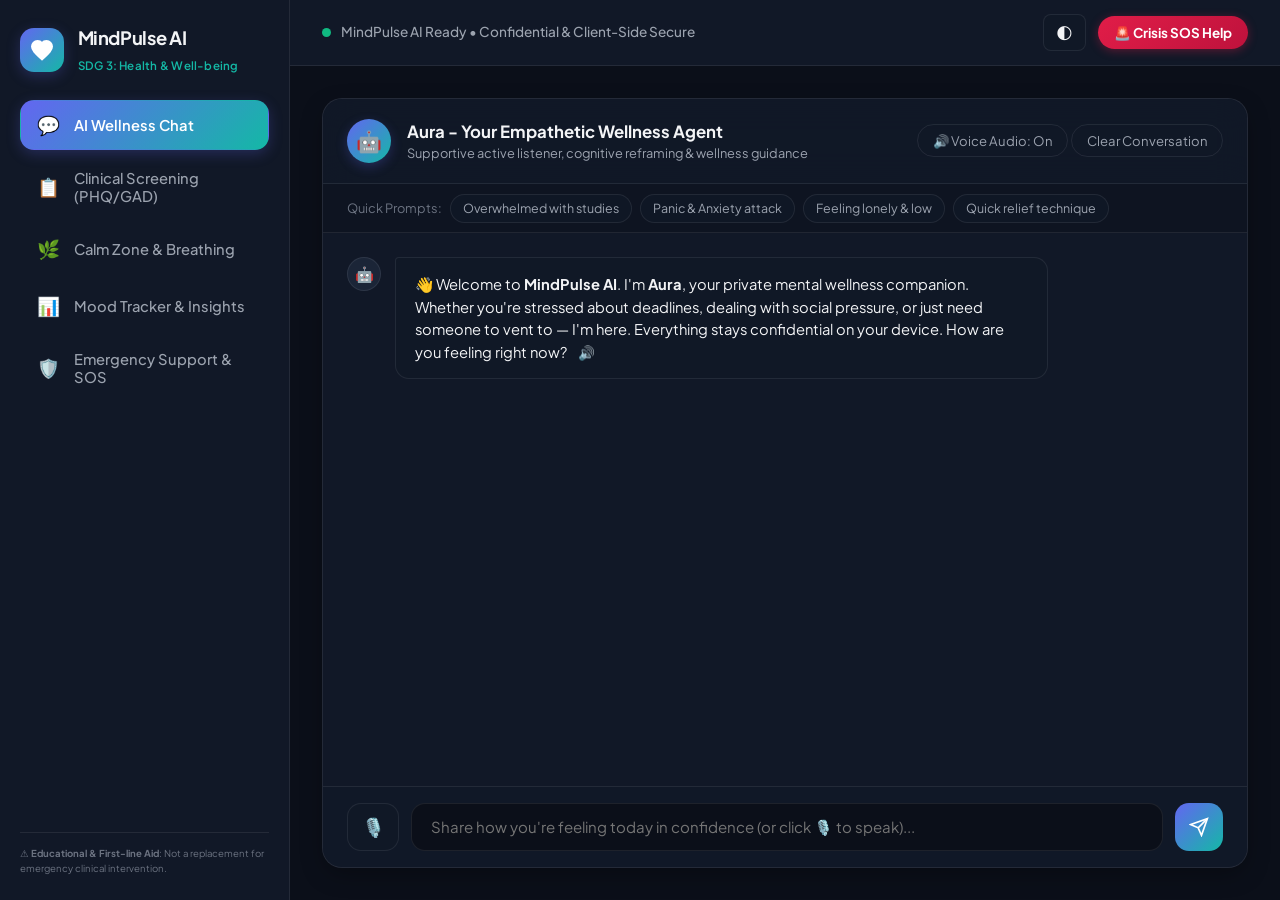
<file: index.html>
<!DOCTYPE html>
<html lang="en">
<head>
  <meta charset="UTF-8" />
  <meta name="viewport" content="width=device-width, initial-scale=1.0" />
  <title>MindPulse AI - Mental Wellness & Screening Companion</title>
  <meta name="description" content="AI-powered mental health screening and supportive wellness companion aligning with UN SDG 3: Good Health and Well-being." />
  <link rel="preconnect" href="https://fonts.googleapis.com">
  <link rel="preconnect" href="https://fonts.gstatic.com" crossorigin>
  <link href="https://fonts.googleapis.com/css2?family=Plus+Jakarta+Sans:wght@300;400;500;600;700;800&display=swap" rel="stylesheet">
  <link rel="stylesheet" href="styles.css" />
</head>
<body>
  <div class="app-layout">
    <!-- Sidebar Navigation -->
    <aside class="sidebar">
      <div class="brand">
        <div class="brand-icon">
          <svg viewBox="0 0 24 24" fill="none" stroke="currentColor" stroke-width="2">
            <path d="M12 21.35l-1.45-1.32C5.4 15.36 2 12.28 2 8.5 2 5.42 4.42 3 7.5 3c1.74 0 3.41.81 4.5 2.09C13.09 3.81 14.76 3 16.5 3 19.58 3 22 5.42 22 8.5c0 3.78-3.4 6.86-8.55 11.54L12 21.35z" fill="currentColor"/>
          </svg>
        </div>
        <div>
          <h2>MindPulse AI</h2>
          <span class="tag">SDG 3: Health & Well-being</span>
        </div>
      </div>

      <nav class="nav-menu">
        <button class="nav-item active" data-tab="chat-tab" id="nav-chat">
          <span class="nav-icon">💬</span>
          <span>AI Wellness Chat</span>
        </button>
        <button class="nav-item" data-tab="screen-tab" id="nav-screen">
          <span class="nav-icon">📋</span>
          <span>Clinical Screening (PHQ/GAD)</span>
        </button>
        <button class="nav-item" data-tab="calm-tab" id="nav-calm">
          <span class="nav-icon">🌿</span>
          <span>Calm Zone & Breathing</span>
        </button>
        <button class="nav-item" data-tab="tracker-tab" id="nav-tracker">
          <span class="nav-icon">📊</span>
          <span>Mood Tracker & Insights</span>
        </button>
        <button class="nav-item" data-tab="sos-tab" id="nav-sos">
          <span class="nav-icon">🛡️</span>
          <span>Emergency Support & SOS</span>
        </button>
      </nav>


      <div class="disclaimer-badge">
        <small>⚠️ <strong>Educational & First-line Aid</strong>: Not a replacement for emergency clinical intervention.</small>
      </div>
    </aside>

    <!-- Main Content Area -->
    <main class="main-content">
      <!-- Top header bar -->
      <header class="topbar">
        <div class="topbar-status">
          <span class="status-pulse"></span>
          <span id="systemStatus">MindPulse AI Ready • Confidential & Client-Side Secure</span>
        </div>
        <div class="topbar-actions">
          <button id="themeToggle" class="icon-btn" title="Toggle Theme">🌓</button>
          <button id="quickSosBtn" class="sos-pill-btn">🚨 Crisis SOS Help</button>
        </div>
      </header>

      <!-- TAB 1: AI Chatbot -->
      <section id="chat-tab" class="tab-content active">
        <div class="chat-container">
          <div class="chat-header">
            <div class="chat-bot-info">
              <div class="avatar">🤖</div>
              <div>
                <h3>Aura - Your Empathetic Wellness Agent</h3>
                <p>Supportive active listener, cognitive reframing & wellness guidance</p>
              </div>
            </div>
            <div class="chat-actions">
              <button class="pill-btn-outline" id="ttsToggleBtn" title="Toggle voice read-aloud">🔊 Voice Audio: On</button>
              <button class="pill-btn-outline" id="clearChatBtn">Clear Conversation</button>
            </div>
          </div>

          <div class="chat-quick-prompts">
            <span>Quick Prompts:</span>
            <button class="chip" data-prompt="I've been feeling overwhelmed with exams and expectations lately.">Overwhelmed with studies</button>
            <button class="chip" data-prompt="I'm having a sudden wave of panic and my heart is racing.">Panic & Anxiety attack</button>
            <button class="chip" data-prompt="I feel lonely and unmotivated to do anything today.">Feeling lonely & low</button>
            <button class="chip" data-prompt="Can you guide me through a quick stress relief technique?">Quick relief technique</button>
          </div>

          <div class="chat-messages" id="chatMessages">
            <!-- Messages inserted dynamically -->
          </div>

          <div class="chat-input-area">
            <form id="chatForm">
              <button type="button" id="voiceInputBtn" class="icon-btn voice-btn" title="Click to speak (Speech Recognition)">🎙️</button>
              <input 
                type="text" 
                id="userInput" 
                placeholder="Share how you're feeling today in confidence (or click 🎙️ to speak)..." 
                autocomplete="off"
                required 
              />
              <button type="submit" id="sendBtn" class="send-btn" aria-label="Send Message">
                <svg viewBox="0 0 24 24" width="20" height="20" fill="none" stroke="currentColor" stroke-width="2">
                  <line x1="22" y1="2" x2="11" y2="13"></line>
                  <polygon points="22 2 15 22 11 13 2 9 22 2"></polygon>
                </svg>
              </button>
            </form>
          </div>
        </div>
      </section>

      <!-- TAB 2: Clinical Screening (PHQ-9 & GAD-7) -->
      <section id="screen-tab" class="tab-content">
        <div class="screener-wrapper">
          <div class="panel-header">
            <div>
              <h2>Standardized Clinical Wellness Screening</h2>
              <p>Self-assessment instruments validated globally for early detection of Anxiety & Depression.</p>
            </div>
            <div class="assessment-switcher">
              <button class="sub-tab-btn active" id="btnPhq9" data-screener="phq9">PHQ-9 (Depression Screener)</button>
              <button class="sub-tab-btn" id="btnGad7" data-screener="gad7">GAD-7 (Anxiety Screener)</button>
            </div>
          </div>

          <div class="assessment-card" id="assessmentCard">
            <div class="screener-meta">
              <h3 id="screenerTitle">PHQ-9 (Patient Health Questionnaire-9)</h3>
              <p id="screenerDesc">Over the <strong>last 2 weeks</strong>, how often have you been bothered by any of the following problems?</p>
            </div>

            <form id="screenerForm">
              <div id="questionsContainer" class="questions-list">
                <!-- Dynamically populated questions -->
              </div>
              <div class="screener-footer">
                <button type="submit" class="primary-btn" id="submitAssessmentBtn">Calculate Assessment & Get Insights</button>
              </div>
            </form>
          </div>

          <!-- Result Modal / Card -->
          <div id="assessmentResultCard" class="result-card hidden">
            <div class="result-header">
              <div class="result-score-badge" id="resultScore">0 / 27</div>
              <div>
                <h3 id="resultSeverity">Minimal</h3>
                <p id="resultRecommendation">Insights and supportive recommendations based on evidence-based protocols.</p>
              </div>
            </div>
            <div class="result-body" id="resultDetails"></div>
            <div class="result-actions">
              <button class="primary-btn" id="retakeAssessmentBtn">Retake Assessment</button>
              <button class="pill-btn-outline" id="printReportBtn">Download / Print Results</button>
            </div>
          </div>
        </div>
      </section>

      <!-- TAB 3: Calm Zone & Breathing Visualizer -->
      <section id="calm-tab" class="tab-content">
        <div class="calm-wrapper">
          <div class="panel-header">
            <div>
              <h2>Neuro-Somatic Calm Zone</h2>
              <p>Scientifically validated paced respiration & sensory grounding tools to downregulate sympathetic fight-or-flight arousal.</p>
            </div>
          </div>

          <div class="calm-grid">
            <!-- Breathing Visualizer Card -->
            <div class="tool-card breathing-card">
              <div class="card-head">
                <h3>4-7-8 Parasympathetic Breathing</h3>
                <span class="badge">Vagus Nerve Calming</span>
              </div>
              <p class="tool-desc">Inhale for 4s, hold for 7s, and exhale slowly for 8s to rapidly reduce heart rate and stress hormones.</p>

              <div class="breathing-circle-container">
                <div class="breathing-circle" id="breathCircle">
                  <div class="breath-text" id="breathStateText">Ready</div>
                  <div class="breath-sub" id="breathCountText">Click Start</div>
                </div>
              </div>

              <div class="breathing-controls">
                <button class="primary-btn" id="breathToggleBtn">Start Breathing Cycle</button>
                <button class="pill-btn-outline" id="switchBreathingPattern">Pattern: 4-7-8 Relax</button>
              </div>
            </div>

            <!-- Grounding 5-4-3-2-1 Card -->
            <div class="tool-card grounding-card">
              <div class="card-head">
                <h3>5-4-3-2-1 Sensory Grounding</h3>
                <span class="badge">Panic Buster</span>
              </div>
              <p class="tool-desc">Anchor your mind to the present moment during sensory panic or intense racing thoughts.</p>

              <div class="grounding-steps" id="groundingSteps">
                <div class="ground-step active" data-step="1">
                  <span class="step-num">5</span>
                  <div>
                    <strong>Look Around:</strong> Name 5 things you can see right now.
                    <input type="text" class="ground-input" placeholder="e.g., notebook, lamp, coffee mug..." />
                  </div>
                </div>
                <div class="ground-step" data-step="2">
                  <span class="step-num">4</span>
                  <div>
                    <strong>Feel & Touch:</strong> Name 4 things you can physically feel.
                    <input type="text" class="ground-input" placeholder="e.g., feet on floor, desk texture..." />
                  </div>
                </div>
                <div class="ground-step" data-step="3">
                  <span class="step-num">3</span>
                  <div>
                    <strong>Listen:</strong> Name 3 distinct sounds you can hear.
                    <input type="text" class="ground-input" placeholder="e.g., fan hum, distant cars, bird..." />
                  </div>
                </div>
                <div class="ground-step" data-step="4">
                  <span class="step-num">2</span>
                  <div>
                    <strong>Smell:</strong> Name 2 things you can smell around you.
                    <input type="text" class="ground-input" placeholder="e.g., clean air, rain, tea..." />
                  </div>
                </div>
                <div class="ground-step" data-step="5">
                  <span class="step-num">1</span>
                  <div>
                    <strong>Affirmation:</strong> Name 1 thing you are grateful for or appreciate about yourself.
                    <input type="text" class="ground-input" placeholder="e.g., I am resilient and taking care of myself." />
                  </div>
                </div>
              </div>

              <div class="grounding-controls">
                <button class="primary-btn" id="completeGroundingBtn">Complete Grounding & Reset</button>
              </div>
            </div>

            <!-- Ambient Soundscapes Therapy Card -->
            <div class="tool-card soundscape-card" style="grid-column: span 2;">
              <div class="card-head">
                <h3>🌧️ Therapeutic Ambient Soundscapes</h3>
                <span class="badge">Somatic Audio Calming</span>
              </div>
              <p class="tool-desc">Synthesized in real-time using acoustic frequencies to lower sympathetic nervous activity and mask background anxiety triggers.</p>

              <div class="soundscape-controls">
                <div class="sound-presets">
                  <button type="button" class="sound-chip" data-sound="rain">🌧️ Gentle Rain</button>
                  <button type="button" class="sound-chip" data-sound="ocean">🌊 Ocean Waves</button>
                  <button type="button" class="sound-chip" data-sound="alpha">🎶 432Hz Alpha Frequency</button>
                </div>
                <div class="sound-vol-row">
                  <label>Volume: <span id="soundVolLabel">50%</span></label>
                  <input type="range" id="soundVolSlider" min="0" max="100" value="50" class="slider" />
                  <button type="button" class="pill-btn-outline" id="stopSoundBtn">⏹️ Mute Sound</button>
                </div>
              </div>
            </div>
          </div>
        </div>
      </section>

      <!-- TAB 4: Mood Tracker & Trends -->
      <section id="tracker-tab" class="tab-content">
        <div class="tracker-wrapper">
          <div class="panel-header">
            <div>
              <h2>Daily Emotional Check-in & Micro-Journal</h2>
              <p>Build self-awareness, track longitudinal mood patterns, and reflect safely.</p>
            </div>
          </div>

          <div class="tracker-layout">
            <div class="card checkin-form-card">
              <h3>Today's Check-in</h3>
              <form id="moodForm">
                <label class="form-label">How are you feeling right now?</label>
                <div class="mood-selector" id="moodSelector">
                  <button type="button" class="mood-opt" data-score="5" data-mood="Thriving">😄<span>Thriving</span></button>
                  <button type="button" class="mood-opt active" data-score="4" data-mood="Good">🙂<span>Good</span></button>
                  <button type="button" class="mood-opt" data-score="3" data-mood="Neutral">😐<span>Neutral</span></button>
                  <button type="button" class="mood-opt" data-score="2" data-mood="Stressed">😟<span>Stressed</span></button>
                  <button type="button" class="mood-opt" data-score="1" data-mood="Exhausted">😫<span>Exhausted</span></button>
                </div>

                <label class="form-label">Energy Level (1-10): <span id="energyVal">7</span>/10</label>
                <input type="range" id="energyRange" min="1" max="10" value="7" class="slider" />

                <label class="form-label">Key Triggers & Factors (Select all that apply):</label>
                <div class="trigger-chips" id="triggerChips">
                  <span class="trigger-tag" data-tag="Exam Pressure">📚 Exam Pressure</span>
                  <span class="trigger-tag" data-tag="Imposter Syndrome">🧠 Imposter Syndrome</span>
                  <span class="trigger-tag" data-tag="Sleep Deficit">😴 Sleep Deficit</span>
                  <span class="trigger-tag" data-tag="Social Fatigue">👥 Social Fatigue</span>
                  <span class="trigger-tag" data-tag="Career Anxiety">💼 Career Anxiety</span>
                  <span class="trigger-tag" data-tag="Grateful">✨ Grateful</span>
                  <span class="trigger-tag" data-tag="Physical Health">🏃 Physical Health</span>
                </div>

                <label class="form-label">What's occupying your thoughts today?</label>
                <textarea id="journalNote" rows="3" placeholder="Write a short reflection or trigger note (stored 100% locally on your device)..."></textarea>

                <button type="submit" class="primary-btn full-width">Log Today's Check-in</button>
              </form>
            </div>

            <div class="card history-card">
              <div class="history-head">
                <div>
                  <h3>Recent Check-ins & Stats</h3>
                  <span id="streakBadge" class="badge">🔥 1 Day Streak</span>
                </div>
                <button type="button" class="pill-btn-outline" id="clearAllMoodsBtn" style="font-size:0.75rem; padding:0.3rem 0.65rem;" title="Clear all recorded check-ins">🗑️ Clear All</button>
              </div>

              <div class="heatmap-container">
                <span class="section-sublabel">14-Day Wellness Resilience Heatmap:</span>
                <div class="heatmap-grid" id="heatmapGrid">
                  <!-- Generated dynamically -->
                </div>
              </div>

              <div id="moodChartMini" class="mood-trend-bars">
                <!-- Visual bars generated -->
              </div>
              <div class="history-list" id="moodHistoryList">
                <p class="empty-state">No check-ins yet. Log your first check-in above!</p>
              </div>
            </div>
          </div>
        </div>
      </section>

      <!-- TAB 5: SOS & Emergency Resources -->
      <section id="sos-tab" class="tab-content">
        <div class="sos-wrapper">
          <div class="sos-alert-banner">
            <div class="sos-banner-icon">🚨</div>
            <div>
              <h3>You are Not Alone. Support is Available 24/7.</h3>
              <p>If you or someone you know is in crisis, having thoughts of self-harm, or feeling desperate, please reach out to dedicated professionals immediately. These helplines are free, confidential, and compassionate.</p>
            </div>
          </div>

          <div class="helplines-grid">
            <div class="helpline-card">
              <span class="region-badge">India (National)</span>
              <h4>KIRAN Mental Health Helpline</h4>
              <p class="hl-desc">24/7 toll-free helpline by the Ministry of Social Justice and Empowerment.</p>
              <div class="phone-num">📞 1800-599-0019</div>
              <a href="tel:18005990019" class="call-btn">Call Immediately</a>
            </div>

            <div class="helpline-card">
              <span class="region-badge">India (Tele-MANAS)</span>
              <h4>Tele-MANAS National Helpline</h4>
              <p class="hl-desc">Comprehensive 24/7 mental health service by Government of India.</p>
              <div class="phone-num">📞 14416 / 1800-891-4416</div>
              <a href="tel:14416" class="call-btn">Call Immediately</a>
            </div>

            <div class="helpline-card">
              <span class="region-badge">Youth & Suicide Prevention</span>
              <h4>Vandrevala Foundation</h4>
              <p class="hl-desc">Free 24/7 professional psychological counseling & crisis intervention.</p>
              <div class="phone-num">📞 +91 9999 666 555</div>
              <a href="tel:+919999666555" class="call-btn">Call Now</a>
            </div>

            <div class="helpline-card">
              <span class="region-badge">Global / International</span>
              <h4>Befrienders Worldwide & IASP</h4>
              <p class="hl-desc">Confidential support in over 40 countries for anyone feeling suicidal or in distress.</p>
              <div class="phone-num">🌐 befrienders.org</div>
              <a href="https://www.befrienders.org" target="_blank" rel="noopener" class="call-btn">Visit Directory</a>
            </div>
          </div>

          <div class="card crisis-guide-card">
            <h3>Immediate Crisis Grounding Protocol</h3>
            <ol class="crisis-steps">
              <li><strong>Physical Safety:</strong> Move away from any dangerous objects and sit in a comfortable, supported chair with both feet flat on the floor.</li>
              <li><strong>Contact Someone:</strong> Call one of the toll-free numbers above or text a trusted friend/family member: <em>"I'm feeling unsafe and need you to stay with me."</em></li>
              <li><strong>Focus on Breath:</strong> Breathe in for 4 seconds, hold gently for 4 seconds, and exhale slowly for 6 seconds.</li>
            </ol>
          </div>
        </div>
      </section>
    </main>
  </div>


  <!-- Formal Clinical Assessment Summary Modal -->
  <div id="clinicalReportModal" class="modal-overlay hidden">
    <div class="modal-card">
      <div class="modal-header">
        <div>
          <h3>MIND-HEALTH CLINICAL ASSESSMENT REPORT</h3>
          <small id="reportMetaStamp">Validated Screening Protocol • Anonymous ID: #MP-8291</small>
        </div>
        <button id="closeReportModalBtn" class="icon-btn">✕</button>
      </div>
      <div class="modal-body" id="clinicalReportContent">
        <!-- Injected dynamically -->
      </div>
      <div class="modal-footer">
        <button class="primary-btn" onclick="window.print()">🖨️ Print Clinical Summary</button>
        <button class="pill-btn-outline" id="closeReportModalBtn2">Close</button>
      </div>
    </div>
  </div>

  <script src="app.js"></script>
</body>
</html>
</file>
<file: styles.css>
/* MindPulse AI - Premium Wellness UI Design System */
:root {
  --font-family: 'Plus Jakarta Sans', system-ui, -apple-system, sans-serif;
  
  /* Primary HSL Colors: Deep serene indigo, emerald calm, electric cyan accents */
  --bg-primary: #0b0f19;
  --bg-secondary: #111827;
  --bg-card: rgba(17, 24, 39, 0.75);
  --bg-card-hover: rgba(30, 41, 59, 0.85);
  --border-subtle: rgba(255, 255, 255, 0.08);
  --border-focus: rgba(99, 102, 241, 0.5);

  --text-main: #f3f4f6;
  --text-muted: #9ca3af;
  --text-dim: #6b7280;

  --accent-primary: #6366f1;       /* Indigo */
  --accent-primary-hover: #4f46e5;
  --accent-teal: #14b8a6;          /* Calming Teal */
  --accent-emerald: #10b981;       /* Emerald */
  --accent-amber: #f59e0b;
  --accent-rose: #f43f5e;          /* Crisis / SOS */
  --accent-gradient: linear-gradient(135deg, #6366f1 0%, #14b8a6 100%);
  --glow-primary: rgba(99, 102, 241, 0.25);

  --radius-sm: 8px;
  --radius-md: 14px;
  --radius-lg: 20px;
  --radius-full: 9999px;

  --shadow-sm: 0 2px 8px rgba(0, 0, 0, 0.2);
  --shadow-md: 0 8px 24px -4px rgba(0, 0, 0, 0.35);
  --shadow-lg: 0 16px 36px -8px rgba(0, 0, 0, 0.45);
  --glass-backdrop: blur(16px);
}

/* Light Theme Variables */
body.light-theme {
  --bg-primary: #f8fafc;
  --bg-secondary: #ffffff;
  --bg-card: rgba(255, 255, 255, 0.85);
  --bg-card-hover: rgba(241, 245, 249, 0.95);
  --border-subtle: rgba(0, 0, 0, 0.08);
  --border-focus: rgba(99, 102, 241, 0.4);
  --text-main: #0f172a;
  --text-muted: #475569;
  --text-dim: #94a3b8;
  --shadow-sm: 0 2px 8px rgba(0, 0, 0, 0.05);
  --shadow-md: 0 8px 24px -4px rgba(0, 0, 0, 0.08);
  --shadow-lg: 0 16px 36px -8px rgba(0, 0, 0, 0.12);
}

* {
  box-sizing: border-box;
  margin: 0;
  padding: 0;
  font-family: var(--font-family);
  -webkit-font-smoothing: antialiased;
}

body {
  background-color: var(--bg-primary);
  color: var(--text-main);
  min-height: 100vh;
  display: flex;
  overflow-x: hidden;
  line-height: 1.5;
  transition: background-color 0.3s ease, color 0.3s ease;
}

/* Layout */
.app-layout {
  display: flex;
  width: 100vw;
  height: 100vh;
  overflow: hidden;
}

/* Sidebar */
.sidebar {
  width: 290px;
  background-color: var(--bg-secondary);
  border-right: 1px solid var(--border-subtle);
  display: flex;
  flex-direction: column;
  padding: 1.5rem 1.25rem;
  gap: 1.5rem;
  flex-shrink: 0;
}

.brand {
  display: flex;
  align-items: center;
  gap: 0.85rem;
}

.brand-icon {
  width: 44px;
  height: 44px;
  border-radius: var(--radius-md);
  background: var(--accent-gradient);
  display: flex;
  align-items: center;
  justify-content: center;
  color: #fff;
  box-shadow: 0 4px 14px var(--glow-primary);
}

.brand-icon svg {
  width: 24px;
  height: 24px;
}

.brand h2 {
  font-size: 1.15rem;
  font-weight: 700;
  letter-spacing: -0.02em;
}

.tag {
  font-size: 0.72rem;
  font-weight: 600;
  color: var(--accent-teal);
  letter-spacing: 0.02em;
}

/* Navigation Menu */
.nav-menu {
  display: flex;
  flex-direction: column;
  gap: 0.4rem;
  flex: 1;
}

.nav-item {
  display: flex;
  align-items: center;
  gap: 0.85rem;
  padding: 0.75rem 1rem;
  border-radius: var(--radius-md);
  background: transparent;
  border: 1px solid transparent;
  color: var(--text-muted);
  font-size: 0.92rem;
  font-weight: 500;
  cursor: pointer;
  transition: all 0.2s cubic-bezier(0.16, 1, 0.3, 1);
  text-align: left;
}

.nav-item .nav-icon {
  font-size: 1.15rem;
}

.nav-item:hover {
  background: var(--bg-card-hover);
  color: var(--text-main);
  transform: translateX(3px);
}

.nav-item.active {
  background: var(--accent-gradient);
  color: #ffffff;
  font-weight: 600;
  box-shadow: 0 4px 14px var(--glow-primary);
}

/* Sidebar Docs Links */
.sidebar-project-docs {
  background: var(--bg-card);
  border: 1px solid var(--border-subtle);
  border-radius: var(--radius-md);
  padding: 0.85rem;
  display: flex;
  flex-direction: column;
  gap: 0.5rem;
}

.docs-label {
  font-size: 0.75rem;
  font-weight: 700;
  text-transform: uppercase;
  color: var(--text-dim);
  letter-spacing: 0.05em;
  margin-bottom: 0.2rem;
}

.doc-link {
  display: flex;
  align-items: center;
  justify-content: space-between;
  padding: 0.45rem 0.6rem;
  font-size: 0.82rem;
  color: var(--text-muted);
  text-decoration: none;
  border-radius: var(--radius-sm);
  transition: background 0.2s, color 0.2s;
}

.doc-link:hover {
  background: var(--bg-card-hover);
  color: var(--accent-teal);
}

.badge {
  background: rgba(99, 102, 241, 0.15);
  color: var(--accent-primary);
  border: 1px solid rgba(99, 102, 241, 0.3);
  font-size: 0.68rem;
  padding: 0.15rem 0.45rem;
  border-radius: var(--radius-full);
  font-weight: 600;
}

.disclaimer-badge {
  font-size: 0.72rem;
  color: var(--text-dim);
  line-height: 1.35;
  border-top: 1px solid var(--border-subtle);
  padding-top: 0.75rem;
}

/* Main Content */
.main-content {
  flex: 1;
  display: flex;
  flex-direction: column;
  height: 100vh;
  overflow: hidden;
  background-color: var(--bg-primary);
}

/* Topbar */
.topbar {
  display: flex;
  align-items: center;
  justify-content: space-between;
  padding: 0.85rem 2rem;
  border-bottom: 1px solid var(--border-subtle);
  background: var(--bg-secondary);
  flex-shrink: 0;
}

.topbar-status {
  display: flex;
  align-items: center;
  gap: 0.6rem;
  font-size: 0.85rem;
  font-weight: 500;
  color: var(--text-muted);
}

.status-pulse {
  width: 9px;
  height: 9px;
  border-radius: 50%;
  background-color: var(--accent-emerald);
  box-shadow: 0 0 0 0 rgba(16, 185, 129, 0.7);
  animation: pulse-ring 2s infinite;
}

@keyframes pulse-ring {
  0% { box-shadow: 0 0 0 0 rgba(16, 185, 129, 0.7); }
  70% { box-shadow: 0 0 0 8px rgba(16, 185, 129, 0); }
  100% { box-shadow: 0 0 0 0 rgba(16, 185, 129, 0); }
}

.topbar-actions {
  display: flex;
  align-items: center;
  gap: 0.75rem;
}

.icon-btn {
  background: var(--bg-card);
  border: 1px solid var(--border-subtle);
  color: var(--text-main);
  padding: 0.45rem 0.75rem;
  border-radius: var(--radius-sm);
  cursor: pointer;
  transition: all 0.2s;
  font-size: 1rem;
}

.icon-btn:hover {
  background: var(--bg-card-hover);
}

.sos-pill-btn {
  background: linear-gradient(135deg, #e11d48, #be123c);
  color: #fff;
  border: none;
  font-size: 0.84rem;
  font-weight: 700;
  padding: 0.5rem 1rem;
  border-radius: var(--radius-full);
  cursor: pointer;
  box-shadow: 0 2px 10px rgba(225, 29, 72, 0.35);
  transition: transform 0.15s, box-shadow 0.15s;
}

.sos-pill-btn:hover {
  transform: translateY(-1px);
  box-shadow: 0 4px 14px rgba(225, 29, 72, 0.5);
}

/* Tabs */
.tab-content {
  display: none;
  flex: 1;
  overflow-y: auto;
  padding: 2rem;
}

.tab-content.active {
  display: flex;
  flex-direction: column;
  animation: fadeIn 0.25s ease-out;
}

@keyframes fadeIn {
  from { opacity: 0; transform: translateY(6px); }
  to { opacity: 1; transform: translateY(0); }
}

/* TAB 1: Chat UI */
.chat-container {
  display: flex;
  flex-direction: column;
  height: 100%;
  max-width: 950px;
  margin: 0 auto;
  width: 100%;
  background: var(--bg-secondary);
  border: 1px solid var(--border-subtle);
  border-radius: var(--radius-lg);
  overflow: hidden;
  box-shadow: var(--shadow-md);
}

.chat-header {
  padding: 1.25rem 1.5rem;
  border-bottom: 1px solid var(--border-subtle);
  display: flex;
  justify-content: space-between;
  align-items: center;
  background: var(--bg-card);
  backdrop-filter: var(--glass-backdrop);
}

.chat-bot-info {
  display: flex;
  align-items: center;
  gap: 1rem;
}

.chat-bot-info .avatar {
  width: 44px;
  height: 44px;
  border-radius: 50%;
  background: var(--accent-gradient);
  display: flex;
  align-items: center;
  justify-content: center;
  font-size: 1.3rem;
  box-shadow: 0 4px 12px var(--glow-primary);
}

.chat-bot-info h3 {
  font-size: 1.05rem;
  font-weight: 700;
}

.chat-bot-info p {
  font-size: 0.8rem;
  color: var(--text-muted);
}

.chat-quick-prompts {
  display: flex;
  align-items: center;
  gap: 0.5rem;
  padding: 0.6rem 1.5rem;
  background: rgba(0, 0, 0, 0.15);
  border-bottom: 1px solid var(--border-subtle);
  overflow-x: auto;
  white-space: nowrap;
  font-size: 0.8rem;
  color: var(--text-dim);
}

.chip {
  background: var(--bg-card);
  border: 1px solid var(--border-subtle);
  color: var(--text-muted);
  font-size: 0.78rem;
  padding: 0.35rem 0.75rem;
  border-radius: var(--radius-full);
  cursor: pointer;
  transition: all 0.2s;
  white-space: nowrap;
}

.chip:hover {
  border-color: var(--accent-primary);
  color: var(--text-main);
  background: var(--bg-card-hover);
}

.chat-messages {
  flex: 1;
  overflow-y: auto;
  padding: 1.5rem;
  display: flex;
  flex-direction: column;
  gap: 1.25rem;
  scroll-behavior: smooth;
}

.message-row {
  display: flex;
  gap: 0.85rem;
  max-width: 80%;
  animation: fadeIn 0.2s ease-in-out;
}

.message-row.user-msg {
  align-self: flex-end;
  flex-direction: row-reverse;
}

.message-avatar {
  width: 34px;
  height: 34px;
  border-radius: 50%;
  display: flex;
  align-items: center;
  justify-content: center;
  flex-shrink: 0;
  font-size: 0.95rem;
  background: var(--bg-card-hover);
  border: 1px solid var(--border-subtle);
}

.user-msg .message-avatar {
  background: var(--accent-primary);
  color: #fff;
}

.message-bubble {
  padding: 0.9rem 1.2rem;
  border-radius: var(--radius-md);
  font-size: 0.92rem;
  line-height: 1.55;
}

.bot-msg .message-bubble {
  background: var(--bg-card);
  border: 1px solid var(--border-subtle);
  color: var(--text-main);
  border-top-left-radius: 4px;
}

.user-msg .message-bubble {
  background: var(--accent-primary);
  color: #ffffff;
  border-top-right-radius: 4px;
}

.message-bubble ul {
  padding-left: 1.25rem;
  margin: 0.5rem 0;
}

.typing-indicator span {
  display: inline-block;
  width: 6px;
  height: 6px;
  background-color: var(--accent-teal);
  border-radius: 50%;
  margin-right: 3px;
  animation: typing 1.2s infinite;
}

.typing-indicator span:nth-child(2) { animation-delay: 0.2s; }
.typing-indicator span:nth-child(3) { animation-delay: 0.4s; }

@keyframes typing {
  0%, 100% { transform: translateY(0); opacity: 0.4; }
  50% { transform: translateY(-4px); opacity: 1; }
}

.chat-input-area {
  padding: 1rem 1.5rem;
  border-top: 1px solid var(--border-subtle);
  background: var(--bg-card);
}

.chat-input-area form {
  display: flex;
  gap: 0.75rem;
  position: relative;
}

.chat-input-area input {
  flex: 1;
  background: var(--bg-primary);
  border: 1px solid var(--border-subtle);
  color: var(--text-main);
  font-size: 0.94rem;
  padding: 0.85rem 1.2rem;
  border-radius: var(--radius-md);
  outline: none;
  transition: border-color 0.2s, box-shadow 0.2s;
}

.chat-input-area input:focus {
  border-color: var(--accent-primary);
  box-shadow: 0 0 0 3px var(--glow-primary);
}

.send-btn {
  background: var(--accent-gradient);
  border: none;
  color: #fff;
  width: 48px;
  height: 48px;
  border-radius: var(--radius-md);
  display: flex;
  align-items: center;
  justify-content: center;
  cursor: pointer;
  transition: transform 0.15s, opacity 0.15s;
}

.send-btn:hover {
  transform: scale(1.04);
}

/* Common UI Elements */
.panel-header {
  margin-bottom: 1.75rem;
  display: flex;
  justify-content: space-between;
  align-items: flex-end;
  flex-wrap: wrap;
  gap: 1rem;
}

.panel-header h2 {
  font-size: 1.6rem;
  font-weight: 700;
  letter-spacing: -0.02em;
}

.panel-header p {
  color: var(--text-muted);
  font-size: 0.95rem;
  margin-top: 0.35rem;
}

.primary-btn {
  background: var(--accent-gradient);
  border: none;
  color: #fff;
  font-weight: 600;
  font-size: 0.9rem;
  padding: 0.75rem 1.5rem;
  border-radius: var(--radius-md);
  cursor: pointer;
  transition: transform 0.15s, box-shadow 0.15s;
  box-shadow: 0 4px 14px var(--glow-primary);
}

.primary-btn:hover {
  transform: translateY(-1px);
  box-shadow: 0 6px 18px var(--glow-primary);
}

.pill-btn-outline {
  background: transparent;
  border: 1px solid var(--border-subtle);
  color: var(--text-muted);
  font-size: 0.82rem;
  padding: 0.45rem 0.9rem;
  border-radius: var(--radius-full);
  cursor: pointer;
  transition: all 0.2s;
}

.pill-btn-outline:hover {
  border-color: var(--text-muted);
  color: var(--text-main);
  background: var(--bg-card-hover);
}

.card {
  background: var(--bg-secondary);
  border: 1px solid var(--border-subtle);
  border-radius: var(--radius-lg);
  padding: 1.75rem;
  box-shadow: var(--shadow-sm);
}

/* TAB 2: Screener */
.screener-wrapper {
  max-width: 900px;
  margin: 0 auto;
  width: 100%;
}

.assessment-switcher {
  display: flex;
  background: var(--bg-secondary);
  border: 1px solid var(--border-subtle);
  border-radius: var(--radius-md);
  padding: 0.3rem;
  gap: 0.3rem;
}

.sub-tab-btn {
  background: transparent;
  border: none;
  color: var(--text-muted);
  font-size: 0.85rem;
  font-weight: 600;
  padding: 0.5rem 1rem;
  border-radius: var(--radius-sm);
  cursor: pointer;
  transition: all 0.2s;
}

.sub-tab-btn.active {
  background: var(--accent-primary);
  color: #fff;
}

.assessment-card {
  background: var(--bg-secondary);
  border: 1px solid var(--border-subtle);
  border-radius: var(--radius-lg);
  padding: 2rem;
  box-shadow: var(--shadow-md);
}

.screener-meta {
  margin-bottom: 1.5rem;
  padding-bottom: 1.25rem;
  border-bottom: 1px solid var(--border-subtle);
}

.screener-meta h3 {
  font-size: 1.25rem;
  font-weight: 700;
}

.screener-meta p {
  color: var(--text-muted);
  font-size: 0.9rem;
  margin-top: 0.35rem;
}

.questions-list {
  display: flex;
  flex-direction: column;
  gap: 1.5rem;
}

.question-item {
  background: var(--bg-card);
  border: 1px solid var(--border-subtle);
  border-radius: var(--radius-md);
  padding: 1.2rem;
  transition: border-color 0.2s;
}

.question-item:hover {
  border-color: var(--border-focus);
}

.q-label {
  font-size: 0.95rem;
  font-weight: 600;
  margin-bottom: 0.85rem;
  display: block;
}

.options-group {
  display: grid;
  grid-template-columns: repeat(auto-fit, minmax(130px, 1fr));
  gap: 0.6rem;
}

.option-btn {
  display: flex;
  align-items: center;
  justify-content: center;
  text-align: center;
  padding: 0.65rem 0.5rem;
  background: var(--bg-secondary);
  border: 1px solid var(--border-subtle);
  border-radius: var(--radius-sm);
  font-size: 0.82rem;
  color: var(--text-muted);
  cursor: pointer;
  transition: all 0.15s;
  user-select: none;
}

.option-btn:hover {
  border-color: var(--accent-primary);
  color: var(--text-main);
}

.option-btn.selected {
  background: rgba(99, 102, 241, 0.2);
  border-color: var(--accent-primary);
  color: #fff;
  font-weight: 600;
}

.screener-footer {
  margin-top: 2rem;
  text-align: right;
}

/* Result Card */
.result-card {
  margin-top: 1.5rem;
  background: var(--bg-secondary);
  border: 1px solid var(--accent-teal);
  border-radius: var(--radius-lg);
  padding: 2rem;
  box-shadow: 0 10px 30px rgba(20, 184, 166, 0.15);
  animation: fadeIn 0.3s ease-out;
}

.result-card.hidden {
  display: none;
}

.result-header {
  display: flex;
  align-items: center;
  gap: 1.5rem;
  padding-bottom: 1.5rem;
  border-bottom: 1px solid var(--border-subtle);
}

.result-score-badge {
  font-size: 1.8rem;
  font-weight: 800;
  padding: 1rem 1.5rem;
  border-radius: var(--radius-md);
  background: var(--accent-gradient);
  color: #fff;
  min-width: 140px;
  text-align: center;
}

.result-header h3 {
  font-size: 1.4rem;
  font-weight: 700;
}

.result-body {
  padding: 1.5rem 0;
  line-height: 1.65;
  color: var(--text-muted);
  font-size: 0.95rem;
}

.result-actions {
  display: flex;
  gap: 1rem;
}

/* TAB 3: Calm Zone */
.calm-wrapper {
  max-width: 1000px;
  margin: 0 auto;
  width: 100%;
}

.calm-grid {
  display: grid;
  grid-template-columns: 1fr 1fr;
  gap: 1.75rem;
}

.tool-card {
  background: var(--bg-secondary);
  border: 1px solid var(--border-subtle);
  border-radius: var(--radius-lg);
  padding: 2rem;
  display: flex;
  flex-direction: column;
}

.card-head {
  display: flex;
  justify-content: space-between;
  align-items: center;
  margin-bottom: 0.6rem;
}

.card-head h3 {
  font-size: 1.2rem;
  font-weight: 700;
}

.tool-desc {
  font-size: 0.88rem;
  color: var(--text-muted);
  margin-bottom: 2rem;
}

/* Breathing Visualizer */
.breathing-circle-container {
  display: flex;
  justify-content: center;
  align-items: center;
  padding: 3rem 0;
  flex: 1;
}

.breathing-circle {
  width: 200px;
  height: 200px;
  border-radius: 50%;
  background: radial-gradient(circle, rgba(20, 184, 166, 0.25) 0%, rgba(99, 102, 241, 0.05) 70%);
  border: 3px solid var(--accent-teal);
  box-shadow: 0 0 30px rgba(20, 184, 166, 0.25);
  display: flex;
  flex-direction: column;
  align-items: center;
  justify-content: center;
  transition: transform 1s ease-in-out, box-shadow 1s ease-in-out;
  transform: scale(0.9);
}

.breathing-circle.inhale {
  transform: scale(1.35);
  box-shadow: 0 0 60px rgba(20, 184, 166, 0.6);
  border-color: #38bdf8;
}

.breathing-circle.hold {
  transform: scale(1.35);
  box-shadow: 0 0 70px rgba(99, 102, 241, 0.7);
  border-color: #818cf8;
}

.breathing-circle.exhale {
  transform: scale(0.85);
  box-shadow: 0 0 20px rgba(20, 184, 166, 0.2);
  border-color: var(--accent-teal);
}

.breath-text {
  font-size: 1.35rem;
  font-weight: 700;
  color: #fff;
}

.breath-sub {
  font-size: 0.85rem;
  color: var(--text-muted);
  margin-top: 0.25rem;
}

.breathing-controls {
  display: flex;
  flex-direction: column;
  gap: 0.75rem;
  margin-top: 1.5rem;
}

/* Grounding Steps */
.grounding-steps {
  display: flex;
  flex-direction: column;
  gap: 1rem;
  flex: 1;
}

.ground-step {
  display: flex;
  align-items: flex-start;
  gap: 1rem;
  padding: 0.85rem;
  border-radius: var(--radius-md);
  background: var(--bg-card);
  border: 1px solid var(--border-subtle);
  transition: all 0.2s;
}

.ground-step.active {
  border-color: var(--accent-teal);
  background: rgba(20, 184, 166, 0.1);
}

.step-num {
  font-size: 1.25rem;
  font-weight: 800;
  color: var(--accent-teal);
  background: rgba(20, 184, 166, 0.15);
  width: 36px;
  height: 36px;
  border-radius: 50%;
  display: flex;
  align-items: center;
  justify-content: center;
  flex-shrink: 0;
}

.ground-step div {
  flex: 1;
}

.ground-input {
  width: 100%;
  margin-top: 0.4rem;
  background: var(--bg-primary);
  border: 1px solid var(--border-subtle);
  border-radius: var(--radius-sm);
  padding: 0.45rem 0.75rem;
  color: var(--text-main);
  font-size: 0.85rem;
  outline: none;
}

.ground-input:focus {
  border-color: var(--accent-teal);
}

.grounding-controls {
  margin-top: 1.5rem;
}

/* TAB 4: Mood Tracker */
.tracker-wrapper {
  max-width: 950px;
  margin: 0 auto;
  width: 100%;
}

.tracker-layout {
  display: grid;
  grid-template-columns: 1fr 1fr;
  gap: 1.75rem;
}

.form-label {
  display: block;
  font-size: 0.86rem;
  font-weight: 600;
  color: var(--text-muted);
  margin: 1.1rem 0 0.5rem;
}

.mood-selector {
  display: grid;
  grid-template-columns: repeat(5, 1fr);
  gap: 0.5rem;
}

.mood-opt {
  display: flex;
  flex-direction: column;
  align-items: center;
  gap: 0.35rem;
  background: var(--bg-card);
  border: 1px solid var(--border-subtle);
  border-radius: var(--radius-md);
  padding: 0.85rem 0.4rem;
  cursor: pointer;
  font-size: 1.5rem;
  transition: all 0.2s;
  color: var(--text-muted);
}

.mood-opt span {
  font-size: 0.72rem;
  font-weight: 600;
}

.mood-opt:hover {
  transform: translateY(-2px);
  border-color: var(--accent-primary);
}

.mood-opt.active {
  border-color: var(--accent-teal);
  background: rgba(20, 184, 166, 0.15);
  color: #fff;
}

.slider {
  width: 100%;
  accent-color: var(--accent-teal);
  cursor: pointer;
}

textarea {
  width: 100%;
  background: var(--bg-primary);
  border: 1px solid var(--border-subtle);
  border-radius: var(--radius-md);
  padding: 0.8rem;
  color: var(--text-main);
  font-size: 0.9rem;
  outline: none;
  resize: vertical;
}

textarea:focus {
  border-color: var(--accent-teal);
}

.full-width {
  width: 100%;
  margin-top: 1.5rem;
}

.history-head {
  display: flex;
  justify-content: space-between;
  align-items: center;
  margin-bottom: 1.5rem;
}

.mood-trend-bars {
  display: flex;
  align-items: flex-end;
  gap: 0.6rem;
  height: 90px;
  padding: 0.5rem 0;
  border-bottom: 1px solid var(--border-subtle);
  margin-bottom: 1.25rem;
}

.bar-item {
  flex: 1;
  display: flex;
  flex-direction: column;
  align-items: center;
  gap: 0.25rem;
  height: 100%;
  justify-content: flex-end;
}

.bar-fill {
  width: 100%;
  border-radius: 4px 4px 0 0;
  background: var(--accent-gradient);
  min-height: 8px;
  transition: height 0.5s ease;
}

.bar-label {
  font-size: 0.65rem;
  color: var(--text-dim);
}

.history-list {
  display: flex;
  flex-direction: column;
  gap: 0.75rem;
  max-height: 250px;
  overflow-y: auto;
}

.history-entry {
  display: flex;
  justify-content: space-between;
  align-items: center;
  background: var(--bg-card);
  padding: 0.75rem 1rem;
  border-radius: var(--radius-md);
  font-size: 0.85rem;
  border: 1px solid var(--border-subtle);
  transition: border-color 0.2s, background 0.2s;
}

.history-entry:hover {
  background: var(--bg-card-hover);
  border-color: rgba(255, 255, 255, 0.15);
}

.delete-record-btn {
  background: transparent;
  border: none;
  cursor: pointer;
  font-size: 0.95rem;
  padding: 4px 6px;
  border-radius: 4px;
  color: var(--text-dim);
  opacity: 0.65;
  transition: all 0.2s;
}

.delete-record-btn:hover {
  opacity: 1;
  color: var(--accent-rose);
  background: rgba(244, 63, 94, 0.15);
  transform: scale(1.15);
}

.empty-state {
  color: var(--text-dim);
  font-size: 0.85rem;
  text-align: center;
  padding: 2rem 0;
}

/* TAB 5: SOS & Crisis Support */
.sos-wrapper {
  max-width: 950px;
  margin: 0 auto;
  width: 100%;
  display: flex;
  flex-direction: column;
  gap: 1.75rem;
}

.sos-alert-banner {
  background: linear-gradient(135deg, rgba(225, 29, 72, 0.15) 0%, rgba(190, 18, 60, 0.25) 100%);
  border: 1px solid rgba(244, 63, 94, 0.4);
  border-radius: var(--radius-lg);
  padding: 1.75rem;
  display: flex;
  gap: 1.5rem;
  align-items: center;
}

.sos-banner-icon {
  font-size: 2.5rem;
  background: rgba(244, 63, 94, 0.2);
  width: 64px;
  height: 64px;
  border-radius: 50%;
  display: flex;
  align-items: center;
  justify-content: center;
  flex-shrink: 0;
}

.sos-alert-banner h3 {
  font-size: 1.25rem;
  color: #fff;
  font-weight: 700;
}

.sos-alert-banner p {
  color: #fecdd3;
  font-size: 0.92rem;
  margin-top: 0.35rem;
}

.helplines-grid {
  display: grid;
  grid-template-columns: repeat(auto-fit, minmax(220px, 1fr));
  gap: 1.25rem;
}

.helpline-card {
  background: var(--bg-secondary);
  border: 1px solid var(--border-subtle);
  border-radius: var(--radius-md);
  padding: 1.5rem;
  display: flex;
  flex-direction: column;
  gap: 0.6rem;
  box-shadow: var(--shadow-sm);
  transition: transform 0.2s, border-color 0.2s;
}

.helpline-card:hover {
  transform: translateY(-2px);
  border-color: var(--accent-rose);
}

.region-badge {
  font-size: 0.72rem;
  font-weight: 700;
  text-transform: uppercase;
  color: var(--accent-teal);
  letter-spacing: 0.05em;
}

.helpline-card h4 {
  font-size: 1.05rem;
  font-weight: 700;
}

.hl-desc {
  font-size: 0.8rem;
  color: var(--text-muted);
  flex: 1;
}

.phone-num {
  font-weight: 700;
  font-size: 0.95rem;
  color: var(--accent-rose);
  margin-top: 0.35rem;
}

.call-btn {
  display: inline-block;
  text-align: center;
  background: rgba(244, 63, 94, 0.15);
  border: 1px solid rgba(244, 63, 94, 0.3);
  color: #fff;
  text-decoration: none;
  font-size: 0.84rem;
  font-weight: 600;
  padding: 0.55rem;
  border-radius: var(--radius-sm);
  transition: all 0.2s;
  margin-top: 0.5rem;
}

.call-btn:hover {
  background: var(--accent-rose);
}

.crisis-guide-card h3 {
  font-size: 1.15rem;
  font-weight: 700;
  margin-bottom: 0.85rem;
}

.crisis-steps {
  padding-left: 1.25rem;
  display: flex;
  flex-direction: column;
  gap: 0.65rem;
  color: var(--text-muted);
  font-size: 0.92rem;
}

/* Responsiveness */
@media (max-width: 900px) {
  .app-layout {
    flex-direction: column;
    height: auto;
    overflow-y: auto;
  }
  .sidebar {
    width: 100%;
    height: auto;
    border-right: none;
    border-bottom: 1px solid var(--border-subtle);
  }
  .calm-grid, .tracker-layout {
    grid-template-columns: 1fr;
  }
}

/* Enhancements: Voice Input & Read-Aloud */
.voice-btn {
  font-size: 1.15rem;
  background: var(--bg-card);
  border: 1px solid var(--border-subtle);
  border-radius: var(--radius-md);
  color: var(--text-main);
  padding: 0 0.85rem;
  cursor: pointer;
  transition: all 0.2s;
}

.voice-btn:hover {
  background: var(--bg-card-hover);
  color: var(--accent-teal);
}

.voice-btn.recording {
  background: rgba(244, 63, 94, 0.2);
  border-color: var(--accent-rose);
  color: var(--accent-rose);
  animation: pulse-ring 1s infinite;
}

.speech-read-btn {
  background: transparent;
  border: none;
  font-size: 0.85rem;
  cursor: pointer;
  margin-left: 8px;
  color: var(--text-dim);
  transition: color 0.2s;
}

.speech-read-btn:hover {
  color: var(--accent-teal);
}

/* Enhancements: Ambient Soundscapes */
.soundscape-card {
  margin-top: 1rem;
}

.soundscape-controls {
  display: flex;
  flex-direction: column;
  gap: 1.25rem;
}

.sound-presets {
  display: flex;
  gap: 0.75rem;
  flex-wrap: wrap;
}

.sound-chip {
  background: var(--bg-card);
  border: 1px solid var(--border-subtle);
  color: var(--text-muted);
  font-size: 0.88rem;
  font-weight: 600;
  padding: 0.6rem 1.1rem;
  border-radius: var(--radius-full);
  cursor: pointer;
  transition: all 0.2s;
}

.sound-chip:hover {
  border-color: var(--accent-teal);
  color: var(--text-main);
}

.sound-chip.active {
  background: rgba(20, 184, 166, 0.2);
  border-color: var(--accent-teal);
  color: #fff;
  box-shadow: 0 0 15px rgba(20, 184, 166, 0.3);
}

.sound-vol-row {
  display: flex;
  align-items: center;
  gap: 1rem;
  font-size: 0.85rem;
  color: var(--text-muted);
}

.sound-vol-row .slider {
  max-width: 200px;
}

/* Enhancements: Triggers & Heatmap */
.trigger-chips {
  display: flex;
  flex-wrap: wrap;
  gap: 0.5rem;
  margin-bottom: 1rem;
}

.trigger-tag {
  background: var(--bg-card);
  border: 1px solid var(--border-subtle);
  color: var(--text-muted);
  font-size: 0.78rem;
  font-weight: 500;
  padding: 0.35rem 0.75rem;
  border-radius: var(--radius-full);
  cursor: pointer;
  transition: all 0.15s;
  user-select: none;
}

.trigger-tag:hover {
  border-color: var(--accent-primary);
  color: var(--text-main);
}

.trigger-tag.selected {
  background: rgba(99, 102, 241, 0.2);
  border-color: var(--accent-primary);
  color: #fff;
  font-weight: 600;
}

.heatmap-container {
  margin-bottom: 1.25rem;
}

.section-sublabel {
  font-size: 0.76rem;
  font-weight: 700;
  text-transform: uppercase;
  letter-spacing: 0.05em;
  color: var(--text-dim);
  display: block;
  margin-bottom: 0.5rem;
}

.heatmap-grid {
  display: grid;
  grid-template-columns: repeat(14, 1fr);
  gap: 4px;
}

.heat-cell {
  aspect-ratio: 1;
  border-radius: 4px;
  background: rgba(255, 255, 255, 0.05);
  border: 1px solid var(--border-subtle);
  transition: transform 0.15s;
}

.heat-cell:hover {
  transform: scale(1.15);
}

.heat-cell.level-5 { background: #10b981; } /* Thriving */
.heat-cell.level-4 { background: #14b8a6; } /* Good */
.heat-cell.level-3 { background: #6366f1; } /* Neutral */
.heat-cell.level-2 { background: #f59e0b; } /* Stressed */
.heat-cell.level-1 { background: #ef4444; } /* Exhausted */


/* Modal Overlay for Clinical Report */
.modal-overlay {
  position: fixed;
  top: 0;
  left: 0;
  width: 100vw;
  height: 100vh;
  background: rgba(0, 0, 0, 0.7);
  backdrop-filter: blur(8px);
  z-index: 10000;
  display: flex;
  align-items: center;
  justify-content: center;
  padding: 20px;
}

.modal-overlay.hidden {
  display: none;
}

.modal-card {
  background: var(--bg-secondary);
  border: 1px solid var(--border-subtle);
  border-radius: var(--radius-lg);
  max-width: 700px;
  width: 100%;
  max-height: 90vh;
  display: flex;
  flex-direction: column;
  overflow: hidden;
  box-shadow: var(--shadow-lg);
  animation: fadeIn 0.25s ease-out;
}

.modal-header {
  padding: 18px 24px;
  border-bottom: 1px solid var(--border-subtle);
  display: flex;
  justify-content: space-between;
  align-items: center;
}

.modal-header h3 {
  font-size: 1.15rem;
  font-weight: 800;
  color: var(--accent-teal);
}

.modal-header small {
  color: var(--text-dim);
}

.modal-body {
  padding: 24px;
  overflow-y: auto;
  font-size: 0.92rem;
  line-height: 1.6;
  color: var(--text-muted);
}

.modal-footer {
  padding: 16px 24px;
  border-top: 1px solid var(--border-subtle);
  display: flex;
  justify-content: flex-end;
  gap: 10px;
  background: var(--bg-card);
}
</file>
